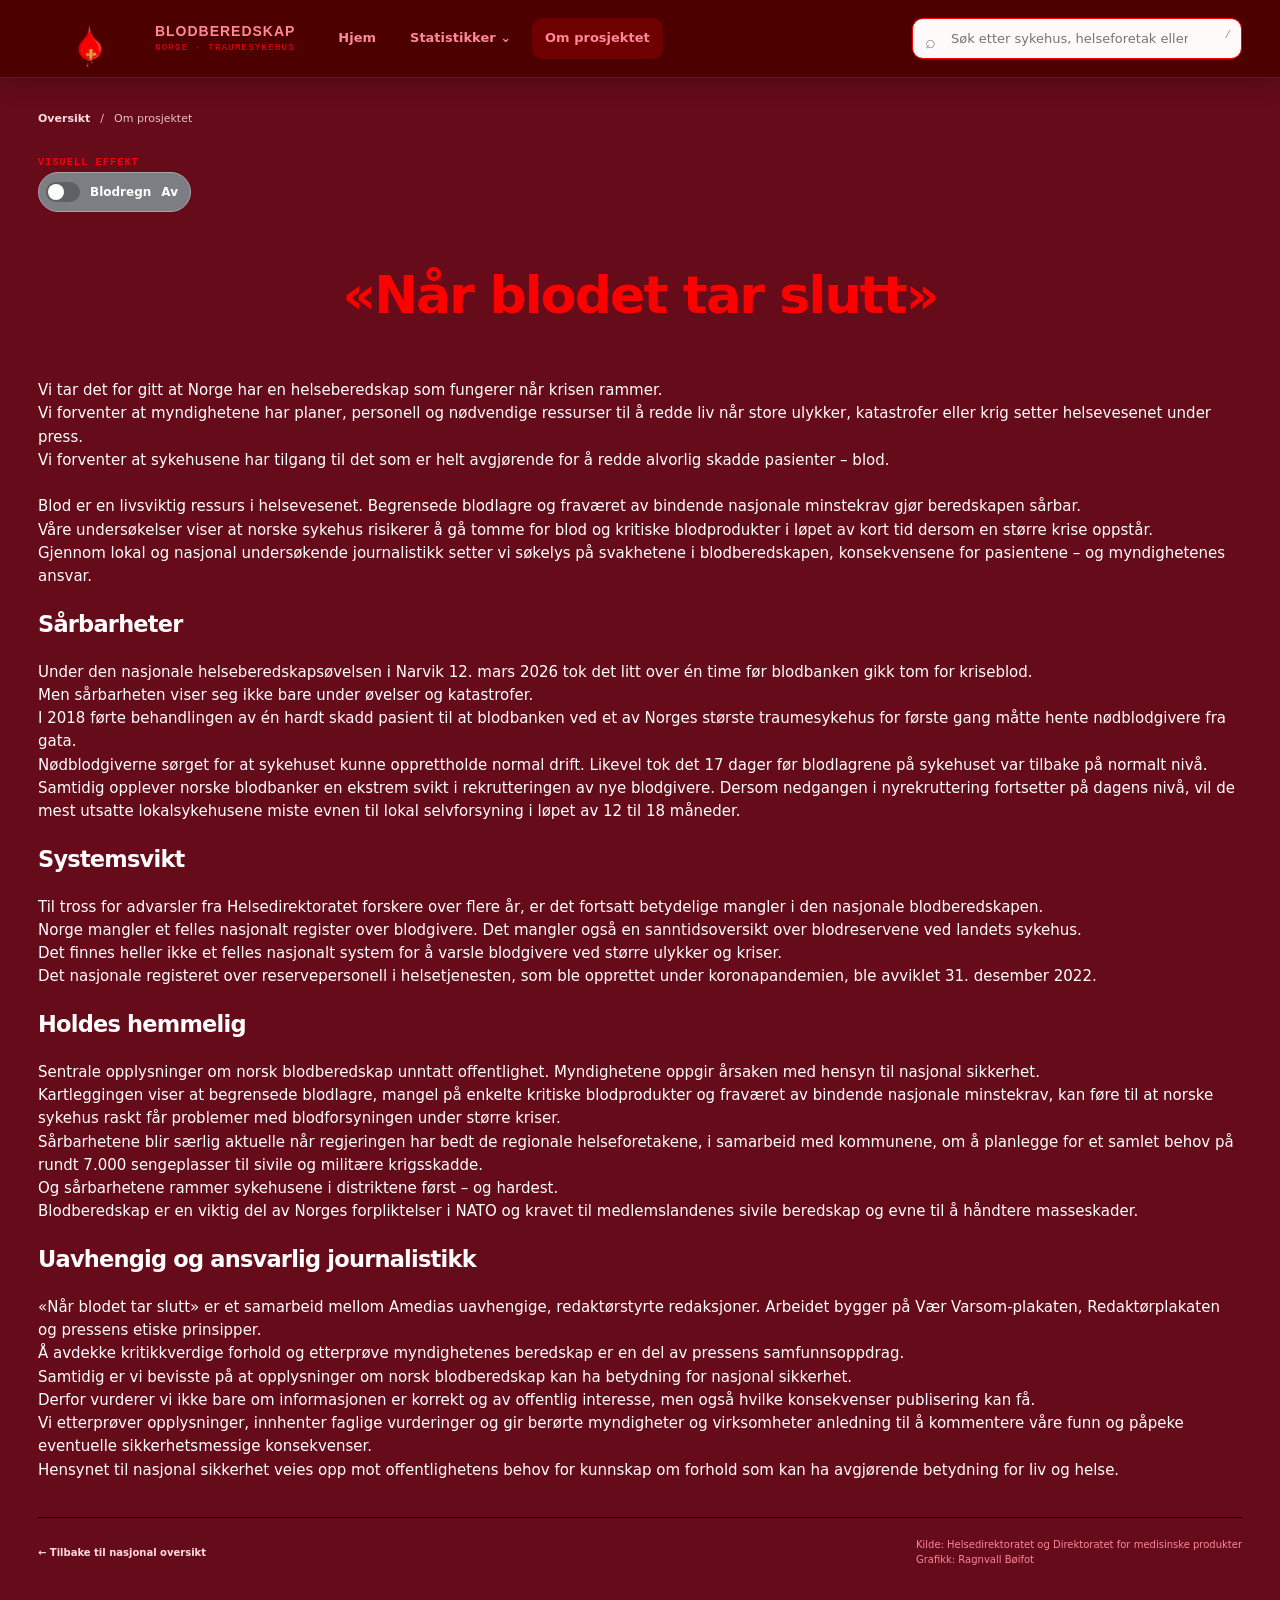
<file: about.html>
<!doctype html>
<html lang="no">
<head>
  <meta charset="utf-8">
  <meta name="viewport" content="width=device-width, initial-scale=1">
  <meta name="theme-color" content="#31030a">
  <title>Om oss – Blodberedskap Norge</title>
  <link rel="stylesheet" href="./assets/styles.css">
  <link rel="stylesheet" href="./assets/theme-overrides.css">
  <link rel="icon" type="image/png" href="./assets/logo.png">
</head>
<body data-page="about">
  <header id="site-header"></header>
  <main class="page-shell about-shell">
    <div class="breadcrumbs">
      <a href="./">Oversikt</a>
      <span>/</span>
      <span>Om prosjektet</span>
    </div>
    <section>
      <span class="blood-rain-control-label">Visuell effekt<br></span>
      <button id="blood-rain-toggle" class="blood-rain-toggle" type="button" aria-pressed="false" aria-label="Slå blodregn på eller av">
        <span class="blood-rain-switch-track"><span class="blood-rain-switch-thumb"></span></span>
        <span>Blodregn</span><span data-blood-rain-state>Av</span>
      </button>
    </section>
    <section class="about-body">
      <h1 class="about-title">«Når blodet tar slutt»</h1>
      <p class="about-text">
        Vi tar det for gitt at Norge har en helseberedskap som fungerer når krisen rammer.
        <br>Vi forventer at myndighetene har planer, personell og nødvendige ressurser til å redde liv når store ulykker, katastrofer eller krig setter helsevesenet under press.
        <br>Vi forventer at sykehusene har tilgang til det som er helt avgjørende for å redde alvorlig skadde pasienter – blod.
        <br>
        <br>Blod er en livsviktig ressurs i helsevesenet. Begrensede blodlagre og fraværet av bindende nasjonale minstekrav gjør beredskapen sårbar.
        <br>Våre undersøkelser viser at norske sykehus risikerer å gå tomme for blod og kritiske blodprodukter i løpet av kort tid dersom en større krise oppstår.
        <br>Gjennom lokal og nasjonal undersøkende journalistikk setter vi søkelys på svakhetene i blodberedskapen, konsekvensene for pasientene – og myndighetenes ansvar.
      </p>
      <h1 class="about-chapter">Sårbarheter</h1>
      <p class="about-text">
        Under den nasjonale helseberedskapsøvelsen i Narvik 12. mars 2026 tok det litt over én time før blodbanken gikk tom for kriseblod.
        <br>Men sårbarheten viser seg ikke bare under øvelser og katastrofer.
        <br>I 2018 førte behandlingen av én hardt skadd pasient til at blodbanken ved et av Norges største traumesykehus for første gang måtte hente nødblodgivere fra gata.
        <br>Nødblodgiverne sørget for at sykehuset kunne opprettholde normal drift. Likevel tok det 17 dager før blodlagrene på sykehuset var tilbake på normalt nivå.
        <br>Samtidig opplever norske blodbanker en ekstrem svikt i rekrutteringen av nye blodgivere. Dersom nedgangen i nyrekruttering fortsetter på dagens nivå, vil de mest utsatte lokalsykehusene miste evnen til lokal selvforsyning i løpet av 12 til 18 måneder.
      </p>
      <h1 class="about-chapter">Systemsvikt</h1>
      <p class="about-text">
        Til tross for advarsler fra Helsedirektoratet forskere over flere år, er det fortsatt betydelige mangler i den nasjonale blodberedskapen.
        <br>Norge mangler et felles nasjonalt register over blodgivere. Det mangler også en sanntidsoversikt over blodreservene ved landets sykehus.
        <br>Det finnes heller ikke et felles nasjonalt system for å varsle blodgivere ved større ulykker og kriser.
        <br>Det nasjonale registeret over reservepersonell i helsetjenesten, som ble opprettet under koronapandemien, ble avviklet 31. desember 2022.
      </p>
      <h1 class="about-chapter">Holdes hemmelig </h1>
      <p class="about-text">
        Sentrale opplysninger om norsk blodberedskap unntatt offentlighet. Myndighetene oppgir årsaken med hensyn til nasjonal sikkerhet.
        <br>Kartleggingen viser at begrensede blodlagre, mangel på enkelte kritiske blodprodukter og fraværet av bindende nasjonale minstekrav, kan føre til at norske sykehus raskt får problemer med blodforsyningen under større kriser.
        <br>Sårbarhetene blir særlig aktuelle når regjeringen har bedt de regionale helseforetakene, i samarbeid med kommunene, om å planlegge for et samlet behov på rundt 7.000 sengeplasser til sivile og militære krigsskadde.
        <br>Og sårbarhetene rammer sykehusene i distriktene først – og hardest.
        <br>Blodberedskap er en viktig del av Norges forpliktelser i NATO og kravet til medlemslandenes sivile beredskap og evne til å håndtere masseskader.
      </p>
      <h1 class="about-chapter">Uavhengig og ansvarlig journalistikk</h1>
      <p class="about-text">
        «Når blodet tar slutt» er et samarbeid mellom Amedias uavhengige, redaktørstyrte redaksjoner. Arbeidet bygger på Vær Varsom-plakaten, Redaktørplakaten og pressens etiske prinsipper.
        <br>Å avdekke kritikkverdige forhold og etterprøve myndighetenes beredskap er en del av pressens samfunnsoppdrag.
        <br>Samtidig er vi bevisste på at opplysninger om norsk blodberedskap kan ha betydning for nasjonal sikkerhet.
        <br>Derfor vurderer vi ikke bare om informasjonen er korrekt og av offentlig interesse, men også hvilke konsekvenser publisering kan få.
        <br>Vi etterprøver opplysninger, innhenter faglige vurderinger og gir berørte myndigheter og virksomheter anledning til å kommentere våre funn og påpeke eventuelle sikkerhetsmessige konsekvenser.
        <br>Hensynet til nasjonal sikkerhet veies opp mot offentlighetens behov for kunnskap om forhold som kan ha avgjørende betydning for liv og helse.
      </p>
    </section>
  <footer class="site-footer">
    <a href="./">← Tilbake til nasjonal oversikt</a><span>Kilde: Helsedirektoratet og Direktoratet for medisinske produkter<br>Grafikk: Ragnvall Bøifot</span>
  </footer>
  </main>
  <script src="./assets/app-config.js"></script>
  <script src="./assets/shared-data.js"></script>
  <script src="./assets/common.js"></script>
  <script src="./assets/blood-rain.js"></script>
</body>
</html>
</file>
<file: assets/styles.css>
:root {
  color-scheme: light;
  --page-background: #650b1a;
  --banner-background: #4d0000;
  --primary-text-color: #2a171c;
  --card-background: #ffffff;
  --secondary-text-color: #765e63;
  --light-text-color: #ff8799;
  --kpi-note-color: #4c5551;
  --chart-accent-text-color: #640000;
  --muted-on-dark-background: #e7c1c8;
  --accent-color: #a81731;
  --accent-hover-color: #7f1025;
  --accent-soft-background: #ff97af;
  --border-color: #e6cdd2;
  --stable-status-color: #287b5b;
  --stable-status-background: #e7f3ec;
  --warning-status-color: #c68e24;
  --warning-status-background: #fff4d9;
  --critical-status-color: #b51f38;
  --critical-status-background: #fff0f2;
  --surface-shadow: 0 12px 40px rgba(25, 0, 5, 0.12);
  --surface-radius: 20px;
  --map-marker-flash-duration: 20000ms;
  --blood-rain-enabled-background: #bc0000;
  --blood-rain-disabled-background: #7b7f83;
  --banner-divider-color: #5b1c27;
  --banner-shadow: 0 5px 22px rgba(20, 0, 4, 0.22);
  --banner-muted-text-color: #ff0000;
  --banner-hover-background: #6f0000;
  --search-field-background: #fffafa;
  --search-field-border-color: #ff0000;
  --hero-highlight-color: #ff0000;
  --hero-marker-color: #ffb2c0;
  --hero-marker-shadow: 0 0 0 4px rgba(255, 178, 192, 0.16);
  --hero-divider-color: #000000;
  --status-summary-start-background: #fff0f3;
  --status-ready-border-color: #cce4d3;
  --status-ready-background: #edf5ef;
  --status-ready-text-color: #347451;
  --unknown-status-color: #a8b2ad;
  --unknown-status-text-color: #75827b;
  --unknown-status-background: #edf1ee;
  --data-note-background: #fff2f4;
  --data-note-border-color: #e8cbd1;
  --data-note-emphasis-color: #7f1025;
  --minor-info-text-color: #76535b;
  --footer-link-color: #ffdce2;
  --rain-toggle-border-color: #a8a2a4;
  --rain-toggle-active-border-color: #e85b75;
  --rain-toggle-text-color: #ffffff;
  --rain-switch-track-background: rgba(0, 0, 0, 0.24);
  --rain-drop-shadow: drop-shadow(0 4px 5px rgba(30, 0, 5, 0.18));
}
* {
  box-sizing:border-box
}
html {
  scroll-behavior:smooth;
  scroll-padding-top:96px
}
body {
  margin:0;
  background:var(--page-background);
  color:var(--primary-text-color);
  font-family:Inter,ui-sans-serif,system-ui,-apple-system,BlinkMacSystemFont,'Segoe UI',sans-serif;
  font-size:15px;
  line-height:1.55
}
button,input {
  font:inherit
}
button,a {
  -webkit-tap-highlight-color:transparent
}
a {
  color:inherit;
  text-decoration:none
}
button {
  cursor:pointer
}
.page-shell {
  max-width:1500px;
  margin:0 auto;
  padding:32px 38px 48px
}
.site-header {
  height:78px;
  background:rgba(255,255,255,.94);
  border-bottom:1px solid var(--border-color);
  position:sticky;
  top:0;
  z-index:1000;
  backdrop-filter:blur(16px)
}
.nav-inner {
  max-width:1500px;
  height:100%;
  margin:0 auto;
  padding:0 38px;
  display:flex;
  align-items:center;
  gap:30px
}
.brand {
  display:flex;
  align-items:center;
  gap:11px;
  min-width:218px
}
.brand-mark {
  width:37px;
  height:37px;
  display:grid;
  place-items:center;
  background:var(--primary-text-color);
  color:#e9f4ec;
  border-radius:12px;
  font-family:Manrope,sans-serif;
  font-weight:800;
  font-size:20px
}
.brand-name {
  font:800 14px/1.1 Manrope,sans-serif;
  letter-spacing:.07em
}
.brand-sub {
  display:block;
  margin-top:4px;
  color:#81918c;
  font:500 9px/1 ui-monospace,SFMono-Regular,Menlo,monospace;
  letter-spacing:.14em
}
.nav-links {
  display:flex;
  align-items:center;
  gap:8px
}
.nav-link,.nav-button {
  border:0;
  background:transparent;
  color:#536560;
  padding:10px 13px;
  border-radius:10px;
  font-size:13px;
  font-weight:600
}
.nav-link:hover,.nav-button:hover,.nav-link.active {
  background:#edf3ee;
  color:var(--primary-text-color)
}
.nav-dropdown {
  position:relative
}
.nav-menu {
  position:absolute;
  top:calc(100% + 12px);
  left:0;
  width:250px;
  padding:9px;
  background:var(--card-background);
  border:1px solid var(--border-color);
  border-radius:14px;
  box-shadow:var(--surface-shadow);
  z-index:1200
}
.nav-menu a {
  display:flex;
  align-items:center;
  gap:10px;
  padding:10px 11px;
  border-radius:8px;
  font-size:13px;
  color:#42544e
}
.nav-menu a:hover {
  background:#f1f6f1
}
.nav-menu a::before {
  content:'';
  width:6px;
  height:6px;
  border-radius:50%;
  background:#83a493
}
.nav-search-wrap {
  position:relative;
  margin-left:auto;
  width:min(330px,30vw)
}
.nav-search {
  width:100%;
  height:41px;
  border:1px solid var(--border-color);
  border-radius:11px;
  background:#f8faf8;
  padding:0 40px 0 38px;
  outline:none;
  color:var(--primary-text-color);
  font-size:13px
}
.nav-search:focus,.search-input-shell:focus-within {
  border-color:#9db9aa;
  box-shadow:0 0 0 3px rgba(56,125,90,.09)
}
.nav-search-icon {
  position:absolute;
  left:13px;
  top:10px;
  color:#81918c;
  font-size:18px
}
.nav-search-wrap kbd,.search-input-shell kbd {
  position:absolute;
  right:11px;
  top:11px;
  color:#8b9993;
  font:11px ui-monospace,SFMono-Regular,Menlo,monospace
}
.suggestions {
  position:absolute;
  top:calc(100% + 7px);
  left:0;
  right:0;
  background:var(--card-background);
  border:1px solid var(--border-color);
  border-radius:13px;
  box-shadow:0 14px 38px rgba(20,43,42,.13);
  padding:6px;
  z-index:1400;
  max-height:360px;
  overflow:auto
}
.suggestion-item {
  width:100%;
  display:flex;
  text-align:left;
  gap:10px;
  align-items:center;
  border:0;
  background:transparent;
  padding:10px;
  border-radius:9px;
  color:var(--primary-text-color)
}
.suggestion-item:hover,.suggestion-item:focus {
  background:#f0f5f1;
  outline:0
}
.suggestion-icon {
  width:29px;
  height:29px;
  border-radius:9px;
  background:#edf3ee;
  color:#527963;
  display:grid;
  place-items:center;
  flex:none;
  font-size:13px
}
.suggestion-copy {
  display:block;
  min-width:0
}
.suggestion-title {
  display:block;
  font-weight:700;
  font-size:12px
}
.suggestion-sub {
  display:block;
  color:#85918c;
  font-size:11px;
  margin-top:2px
}
.page-shell h1,.page-shell h2,.page-shell h3 {
  font-family:Inter,ui-sans-serif,system-ui,sans-serif;
  letter-spacing:-.035em
}
.hero-row {
  display:flex;
  align-items:flex-end;
  justify-content:space-between;
  gap:28px;
  margin:22px 0 30px
}
.eyebrow {
  display:flex;
  align-items:center;
  gap:8px;
  color:#6f877c;
  font:500 10px/1.2 ui-monospace,SFMono-Regular,Menlo,monospace;
  letter-spacing:.15em
}
.eyebrow-dot {
  width:7px;
  height:7px;
  border-radius:50%;
  background:#3f9874
}
.hero-row h1 {
  font-size:clamp(38px,4vw,56px);
  line-height:1.02;
  font-weight:800;
  margin:14px 0 12px
}
.hero-row h1 em {
  font-style:normal;
  color:#3a8163
}
.hero-copy {
  max-width:620px;
  margin:0;
  color:#71807a;
  font-size:15px;
  line-height:1.7
}
.hero-meta {
  min-width:210px;
  padding:0 0 3px 24px;
  border-left:1px solid var(--border-color);
  margin-bottom:5px
}
.meta-label,.chart-kicker {
  font:500 10px ui-monospace,SFMono-Regular,Menlo,monospace;
  letter-spacing:.12em;
  color:#84938d
}
.status-chip {
  display:inline-flex;
  align-items:center;
  gap:8px;
  border:1px solid #eadcb9;
  background:#fff9ea;
  border-radius:999px;
  padding:7px 11px;
  color:#8d6a20;
  font-size:11px;
  font-weight:700;
  margin:9px 0 6px
}
.status-chip.ready {
  background:#eaf5ed;
  color:#347451;
  border-color:#cce4d3
}
.status-dot {
  width:7px;
  height:7px;
  border-radius:50%;
  background:currentColor
}
.meta-small {
  font-size:10px;
  color:#93a099
}
.kpi-grid {
  display: grid;
  grid-template-columns: repeat(3 ,1fr);
  grid-auto-rows: minmax(min-content, max-content); 
  row-gap: 15px;
  column-gap: 15px;
  margin: 0 0 30px
}
.kpi-card {
  display: flex;
  flex-direction: column;
  background:var(--card-background);
  border:1px solid var(--border-color);
  border-radius:15px;
  padding:17px 19px;
  min-height: max-content;
  height: auto;
  box-shadow:0 3px 16px rgba(31,65,52,.025)
}
.kpi-label {
  font-size:11px;
  font-weight:600;
  color:#74827c
}
.kpi-value {
  font:800 28px/1.3 Manrope,sans-serif;
  letter-spacing:-.04em;
  margin-top:6px;
  white-space: pre-wrap;
  color:var(--primary-text-color)
}
.kpi-note {
  font-size:10px;
  color: var(--kpi-note-color);
  margin-top: auto;
}
.content-grid {
  display:grid;
  grid-template-columns:minmax(0,1.23fr) minmax(390px,.9fr);
  align-items:start;
  gap:22px
}
.dashboard-content {
  min-width:0
}
.section-heading {
  display:flex;
  justify-content:space-between;
  align-items:end;
  gap:16px;
  margin:5px 0 16px
}
.section-heading h2,.map-head h2 {
  font-size:22px;
  font-weight:800;
  margin:7px 0 0
}
.section-note {
  max-width:280px;
  color:#89958f;
  font-size:11px;
  line-height:1.5;
  text-align:right
}
.chart-card {
  background:var(--card-background);
  border:1px solid var(--border-color);
  border-radius:17px;
  padding:20px 22px 17px;
  margin:0 0 14px;
  scroll-margin-top:95px;
  box-shadow:0 3px 14px rgba(28,56,47,.025)
}
.chart-heading {
  display:flex;
  align-items:start;
  justify-content:space-between;
  gap:14px;
  margin-bottom:12px
}
.chart-heading h3 {
  font-size:17px;
  font-weight:800;
  margin:5px 0 3px
}
.chart-heading p {
  font-size:11px;
  color:#89958f;
  margin:0
}
.chart-unit {
  font:500 9px ui-monospace,SFMono-Regular,Menlo,monospace;
  letter-spacing:.1em;
  color: var(--chart-accent-text-color);
  background:#f3f6f3;
  padding:7px 9px;
  border-radius:7px;
  white-space:nowrap
}
.chart-wrap {
  height:215px;
  position:relative
}
.chart-wrap canvas {
  width:100%!important;
  height:100%!important
}
.chart-empty {
  display:none;
  position:absolute;
  inset:0;
  align-items:center;
  justify-content:center;
  flex-direction:column;
  gap:7px;
  color:#96a19b;
  font-size:12px;
  text-align:center;
  padding:30px
}
.chart-empty::before {
  content:'↗';
  font-size:20px;
  color:#b4c2b9
}
.chart-empty.visible {
  display:flex
}
.chart-footnote,.data-note,.source-line {
  font-size:10px;
  color:#8d9a93;
  margin-top:10px
}
.data-note {
  background:#eef3ef;
  border-radius:12px;
  padding:14px 16px;
  margin:16px 0;
  color:#687970;
  line-height:1.6
}
.data-note strong {
  color:#40584d
}
.map-sidebar {
  position:sticky;
  top:96px;
  min-width:0
}
.map-card {
  background:var(--card-background);
  border:1px solid var(--border-color);
  border-radius:18px;
  padding:18px;
  box-shadow:var(--surface-shadow)
}
.map-head {
  display:flex;
  align-items:start;
  justify-content:space-between;
  gap:8px
}
.map-head h2 {
  font-size:20px
}
.map-head p {
  margin:4px 0 0;
  color:#8a9690;
  font-size:11px
}
.hospital-count {
  display:flex;
  align-items:baseline;
  gap:5px;
  padding:7px 10px;
  background:#f0f5f1;
  border-radius:10px;
  color:#567164
}
.hospital-count strong {
  font:800 19px Manrope,sans-serif
}
.hospital-count small {
  font-size:9px;
  color: var(--chart-accent-text-color)
}
.map-search-wrap {
  position:relative;
  margin:15px 0 12px
}
.search-input-shell {
  height:43px;
  display:flex;
  align-items:center;
  position:relative;
  border:1px solid var(--border-color);
  border-radius:11px;
  background:#fbfcfb
}
.search-icon {
  font-size:20px;
  color:#899990;
  margin-left:12px;
  line-height:1
}
.search-input-shell input {
  width:100%;
  height:100%;
  outline:0;
  border:0;
  background:transparent;
  padding:0 36px 0 9px;
  color:var(--primary-text-color);
  font-size:12px
}
.search-input-shell kbd {
  top:13px
}
.map-suggestions {
  top:calc(100% + 5px)
}
.norway-map {
  width:100%;
  height:540px;
  border-radius:12px;
  overflow:hidden;
  background:#e5ebe6;
  z-index:1
}
.leaflet-container {
  font-family:Inter,ui-sans-serif,system-ui,sans-serif
}
.leaflet-control-attribution {
  font-size:8px!important
}
.leaflet-popup-content-wrapper {
  border-radius:13px!important;
  box-shadow:0 12px 30px rgba(22,47,39,.2)!important
}
.leaflet-popup-content {
  margin:14px 16px!important;
  min-width:220px
}
.popup-tag {
  font:500 9px ui-monospace,SFMono-Regular,Menlo,monospace;
  letter-spacing:.1em;
  color:#7c8c83;
  text-transform:uppercase
}
.popup-title {
  font:800 16px Manrope,sans-serif;
  margin:4px 0 2px
}
.popup-sub {
  font-size:10px;
  color:#89958f;
  margin-bottom:10px
}
.popup-stats {
  display:grid;
  grid-template-columns:1fr 1fr;
  gap:7px;
  margin:10px 0
}
.popup-stat {
  background:#f4f7f4;
  border-radius:8px;
  padding:7px
}
.popup-stat b {
  display:block;
  font:700 13px Manrope,sans-serif
}
.popup-stat span {
  display:block;
  font-size:9px;
  color:#839189;
  margin-top:2px
}
.popup-status {
  font-size:10px;
  color:#66776d;
  border-top:1px solid #edf0ec;
  padding-top:8px;
  margin-top:7px
}
.popup-demo {
  color:#ac7c23;
  font-size:9px;
  margin:7px 0
}
.popup-view {
  width:100%;
  height:35px;
  border:0;
  border-radius:8px;
  background:var(--primary-text-color);
  color:white;
  font-size:11px;
  font-weight:700;
  margin-top:10px
}
.popup-view:hover {
  background:#26564a
}
.map-legend {
  display:flex;
  flex-wrap:wrap;
  gap:9px 13px;
  margin:14px 0 4px
}
.map-legend span {
  display:flex;
  align-items:center;
  gap:6px;
  color:#75837c;
  font-size:9px
}
.legend-dot {
  width:8px;
  height:8px;
  border-radius:50%;
  display:inline-block
}
.legend-dot.green {
  background:var(--stable-status-color)
}
.legend-dot.yellow {
  background:var(--warning-status-color)
}
.legend-dot.red {
  background:var(--critical-status-color)
}
.legend-dot.grey {
  background:var(--unknown-status-color)
}
.map-foot {
  font-size:9px;
  color:#a0aaa4;
  margin-top:9px
}
.map-help {
  display:flex;
  gap:10px;
  padding:13px 15px;
  margin-top:10px;
  background:#eef3ef;
  border-radius:12px
}
.map-help p {
  margin:0;
  color: var(--minor-info-text-color);
  font-size:12px;
  line-height:1.5
}
.help-icon {
  display:grid;
  place-items:center;
  width:18px;
  height:18px;
  flex:none;
  border:1px solid #aabdb0;
  border-radius:50%;
  font:600 10px Manrope;
  color:#63816f
}
.site-footer {
  display:flex;
  align-items:center;
  justify-content:space-between;
  gap:12px;
  border-top:1px solid var(--border-color);
  padding-top:19px;
  margin-top:35px;
  color:#93a099;
  font-size:10px
}
.site-footer span:first-child {
  font-weight:700;
  color:#64766c
}
.site-footer a {
  color:#60786b;
  font-weight:600
}
.site-footer a:hover {
  text-decoration:underline
}
.sr-only {
  position:absolute;
  width:1px;
  height:1px;
  padding:0;
  margin:-1px;
  overflow:hidden;
  clip:rect(0,0,0,0);
  white-space:nowrap;
  border:0
}
/* Hospital view */
.hospital-shell {
  padding-top:24px
}
.breadcrumbs {
  display:flex;
  gap:10px;
  align-items:center;
  color:#9aa59f;
  font-size:11px;
  margin:0 0 22px
}
.breadcrumbs a {
  color:#60786b;
  font-weight:600
}
.hospital-hero {
  display:flex;
  align-items:flex-end;
  justify-content:space-between;
  gap:18px;
  margin-bottom:23px
}
.hospital-hero h1 {
  font-size:clamp(34px,4vw,48px);
  line-height:1.05;
  margin:10px 0 10px
}
.hospital-hero .hero-copy {
  font-size:13px
}
.risk-pill {
  display:inline-flex;
  align-items:center;
  gap:8px;
  padding:9px 13px;
  border-radius:999px;
  font-size:11px;
  font-weight:700;
  white-space:nowrap;
  margin-bottom:8px
}
.risk-green {
  color:var(--stable-status-color);
  background:var(--stable-status-background)
}
.risk-yellow {
  color:var(--warning-status-color);
  background:var(--warning-status-background)
}
.risk-red {
  color:var(--critical-status-color);
  background:var(--critical-status-background)
}
.risk-unknown {
  color:var(--unknown-status-text-color);
  background:var(--unknown-status-background)
}
.risk-red .status-dot {
  background:var(--critical-status-color)
}
.risk-yellow .status-dot {
  background:var(--warning-status-color)
}
.risk-green .status-dot {
  background:var(--stable-status-color)
}
.risk-unknown .status-dot {
  background:var(--unknown-status-color)
}
.demo-banner {
  border:1px solid #f0dfb7;
  background:#fff8e8;
  color:#92702b;
  padding:11px 14px;
  border-radius:10px;
  font-size:11px;
  margin:0 0 15px
}
.hospital-kpis {
  margin-top:0
}
.hospital-context-grid {
  display:grid;
  grid-template-columns:1fr 1fr;
  gap:14px;
  margin:0 0 30px
}
.context-card {
  padding:19px 20px;
  border-radius:15px;
  border:1px solid var(--border-color);
  background:var(--card-background)
}
.context-card h3 {
  font-size:18px;
  margin:7px 0 4px
}
.context-card p {
  color:#84918a;
  font-size:11px;
  margin:0
}
.hospital-stat-heading {
  margin-top:7px
}
.recruitment-explainer {
  padding:16px 18px;
  background:#f5f8f5;
  border-radius:10px;
  color:#687a70;
  font-size:12px
}
.source-line {
  padding:12px 0;
  border-top:1px solid var(--border-color)
}
.about-shell {
  min-height:calc(100vh - 150px);
  color: #ffffff
}
.about-title {
  font-size: 52px;
  text-align: center;
  color: #ff0000
}
.about-body {
  min-height:65vh;
  background:transparent
}
@media(max-width:1100px) {
  .content-grid {
    grid-template-columns:minmax(0,1fr) minmax(340px,.82fr);
    gap:15px
  }
  .norway-map {
    height:500px
  }
  .nav-inner {
    gap:14px
  }
  .brand {
    min-width:175px
  }
  .page-shell {
    padding-left:24px;
    padding-right:24px
  }
  .nav-inner {
    padding:0 24px
  }
}
@media(max-width:850px) {
  .content-grid {
    grid-template-columns:1fr
  }
  .map-sidebar {
    position:relative;
    top:auto;
    grid-row:1
  }
  .norway-map {
    height:430px
  }
  .dashboard-content {
    grid-row:2
  }
  .nav-search-wrap {
    width:min(250px,32vw)
  }
  .nav-links {
    gap:0
  }
  .brand {
    min-width:auto
  }
  .brand-sub {
    display:none
  }
}
@media(max-width:620px) {
  .site-header {
    height:auto;
    min-height:70px
  }
  .nav-inner {
    flex-wrap:wrap;
    padding:12px 17px;
    gap:8px 14px
  }
  .brand {
    flex:1
  }
  .nav-links {
    order:3;
    width:100%;
    justify-content:flex-start
  }
  .nav-link,.nav-button {
    padding:7px 10px;
    font-size:12px
  }
  .nav-search-wrap {
    width:calc(100% - 0px);
    order:2;
    margin-left:0
  }
  .page-shell {
    padding:22px 16px 35px
  }
  .hero-row {
    display:block;
    margin-top:5px
  }
  .hero-meta {
    border-left:0;
    border-top:1px solid var(--border-color);
    padding:12px 0 0;
    margin-top:20px
  }
  .kpi-grid {
    grid-template-columns:1fr 1fr;
    gap:9px
  }
  .kpi-card {
    padding:13px;
    min-height:100px
  }
  .kpi-value {
    font-size:23px
  }
  .content-grid {
    gap:13px
  }
  .map-card {
    padding:13px
  }
  .norway-map {
    height:380px
  }
  .section-heading {
    display:block
  }
  .section-note {
    text-align:left;
    margin-top:8px
  }
  .chart-card {
    padding:16px 14px
  }
  .chart-wrap {
    height:190px
  }
  .chart-heading h3 {
    font-size:15px
  }
  .chart-unit {
    font-size:8px;
    padding:6px
  }
  .hospital-hero {
    display:block
  }
  .hospital-hero .risk-pill {
    margin-top:8px
  }
  .hospital-context-grid {
    grid-template-columns:1fr
  }
  .site-footer {
    align-items:flex-start;
    flex-direction:column
  }
  .hospital-kpis {
    margin-top:0
  }
}
/* Provenance and independent report data sources */
.chart-source {
  font-size:9px;
  line-height:1.5;
  color:#85938b;
  margin-top:8px;
  padding-top:7px;
  border-top:1px dashed #e7ece7
}
.source-panel {
  margin:26px 0 8px;
  scroll-margin-top:95px
}
.source-grid {
  display:grid;
  grid-template-columns:repeat(3,minmax(0,1fr));
  gap:11px
}
.source-card {
  background:var(--card-background);
  border:1px solid var(--border-color);
  border-radius:14px;
  padding:15px;
  min-width:0
}
.source-card-top {
  display:flex;
  align-items:center;
  gap:10px
}
.source-card strong {
  font-size:11px;
  color:var(--primary-text-color)
}
.source-card p {
  font-size:10px;
  line-height:1.6;
  color:#7d8a83;
  margin:12px 0
}
.source-card a {
  font-size:10px;
  font-weight:700;
  color:#537662
}
.source-mark {
  width:30px;
  height:30px;
  display:grid;
  place-items:center;
  border-radius:9px;
  flex:none;
  font:800 11px Manrope,sans-serif
}
.hapi-mark {
  background:#eaf2f6;
  color:#517589
}
.dmp-mark {
  background:#e9f3eb;
  color:#397b58
}
.hdir-mark {
  background:#f5f0e6;
  color:#987638
}
.source-status {
  font-size:9px;
  color:#7e8b84;
  margin-top:3px;
  line-height:1.4
}
.source-caveat {
  font-size:10px;
  line-height:1.65;
  color:#839088;
  margin:12px 2px 0
}
.source-card code {
  font-size:9px;
  background:#f1f4f1;
  padding:2px 4px;
  border-radius:4px
}
@media(max-width:850px) {
  .source-grid {
    grid-template-columns:1fr 1fr
  }
}
@media(max-width:620px) {
  .source-grid {
    grid-template-columns:1fr
  }
}
/* Local-data version: status and flashing map markers */
.brand-logo {
  width:46px;
  height:38px;
  object-fit:contain;
  display:block;
  flex:none;
  border-radius:7px
}
.brand-name {
  display:block
}
.national-risk-summary {
  display:flex;
  align-items:center;
  justify-content:space-between;
  gap:18px;
  margin:16px 0 22px;
  padding:15px 18px;
  border:1px solid var(--border-color);
  border-radius:14px;
  background:#fff
}
.national-risk-summary strong {
  display:block;
  font:800 19px Manrope,sans-serif;
  color:var(--primary-text-color);
  margin-top:3px
}
.national-risk-summary p {
  margin:0;
  color:#7c8a82;
  font-size:11px;
  text-align:right;
  max-width:65%
}
.source-grid-single {
  grid-template-columns:minmax(0,1fr)
}
.local-mark {
  background:#eef3ef;
  color:#416d58;
  font-size:9px;
  letter-spacing:.04em
}
.hospital-marker-icon {
  background:transparent!important;
  border:0!important
}
.map-dot-wrap {
  width:24px;
  height:24px;
  display:grid;
  place-items:center;
  background:transparent
}
.map-dot {
  display:block;
  width:12px;
  height:12px;
  border:2px solid #fff;
  border-radius:50%;
  box-shadow:0 1px 5px rgba(0,0,0,.38);
  transition:transform .16s ease,filter .16s ease,opacity .16s ease
}
.map-dot.green {
  background:var(--stable-status-color)
}
.map-dot.yellow {
  background:var(--warning-status-color)
}
.map-dot.red {
  background:var(--critical-status-color)
}
.map-dot.unknown {
  background:var(--unknown-status-color)
}
.popup-beredskap {
  display:flex;
  align-items:center;
  justify-content:space-between;
  gap:10px;
  margin-top:8px;
  padding:9px 10px;
  border-radius:8px;
  background:#f0f5f1;
  color:#52675b;
  font-size:10px
}
.popup-beredskap strong {
  font:800 12px Manrope,sans-serif;
  color:#203b30
}
.beredskaps-card h3 {
  font-size:22px
}
.recruitment-chart-wrap {
  height:540px
}
@media(max-width:620px) {
  .national-risk-summary {
    display:block
  }
  .national-risk-summary p {
    text-align:left;
    max-width:none;
    margin-top:6px
  }
  .recruitment-chart-wrap {
    height:600px
  }
}
/* Blood unit display: source values are blodenheter; litres are derived at 0.45 L per unit. */
.kpi-value.kpi-blood-value {
  font-size:clamp(14px,1.35vw,20px);
  letter-spacing:-.025em;
  overflow-wrap:anywhere;
  line-height:1.45
}
.popup-stat b {
  overflow-wrap:anywhere;
  font-size:12px
}
.popup-stat span {
  line-height:1.35
}

/* Health-trust reporting and the combined recruitment comparison control. */
.chart-unit-control {
  display:inline-flex;
  align-items:center;
  flex:0 0 auto
}
.chart-unit-select {
  appearance:auto;
  border:1px solid var(--border-color);
  border-radius:7px;
  padding:7px 26px 7px 9px;
  background:#f3f6f3;
  color:var(--chart-accent-text-color);
  font:600 10px ui-monospace,SFMono-Regular,Menlo,monospace;
  letter-spacing:.06em;
  cursor:pointer
}
.hospital-list-card {
  margin:0 0 20px;
  padding:17px 20px 15px;
  border:1px solid var(--border-color);
  border-radius:15px;
  background:var(--card-background)
}
.hospital-list-heading {
  display:flex;
  align-items:center;
  justify-content:space-between;
  gap:12px;
  margin-bottom:12px
}
.hospital-list-heading h2 {
  font-size:17px;
  margin:5px 0 0
}
.hospital-list-count {
  display:flex;
  flex-direction:column;
  align-items:flex-end;
  color:#77867d
}
.hospital-list-count strong {
  font:800 20px Manrope,sans-serif;
  color:var(--primary-text-color)
}
.hospital-list-count small {
  font-size:9px
}
.hospital-list {
  display:flex;
  flex-wrap:wrap;
  gap:8px;
  list-style:none;
  padding:0;
  margin:0
}
.hospital-list li {
  display:flex;
  flex-direction:column;
  gap:3px;
  min-width:180px;
  max-width:100%;
  padding:9px 11px;
  border:1px solid #e8ede8;
  border-radius:9px;
  background:#f8faf8
}
.hospital-list a {
  color:var(--primary-text-color);
  font-size:11px;
  font-weight:700;
  text-decoration:none
}
.hospital-list a:hover {
  text-decoration:underline
}
.hospital-list li span {
  color:#8a9890;
  font-size:9px
}
.reporting-source-notice {
  display:flex;
  flex-direction:column;
  gap:3px;
  margin:8px 0;
  padding:9px 10px;
  border-left:3px solid #a46a22;
  border-radius:6px;
  background:#fff6e7;
  color:#79501d;
  font-size:10px;
  line-height:1.4
}
.reporting-source-notice strong {
  font-size:10px;
  font-weight:800
}
.profile-type-label {
  display:inline-block;
  max-width:760px;
  margin:5px 0 0;
  color:#79501d;
  font-size:11px;
  font-weight:700;
  line-height:1.45
}
@media(max-width:620px) {
  .chart-unit-select {
    padding:6px 20px 6px 7px;
    font-size:9px
  }
  .hospital-list-card {
    padding:14px
  }
  .hospital-list li {
    min-width:100%
  }
}
</file>
<file: assets/theme-overrides.css>
html,
body {
  background: var(--page-background);
  color: var(--light-text-color);
}
.site-header {
  background: var(--banner-background);
  border-bottom: 1px solid var(--banner-divider-color);
  box-shadow: var(--banner-shadow);
}
.brand-name,
.nav-link,
.nav-button {
  color: var(--light-text-color);
}
.brand-sub {
  color: var(--banner-muted-text-color);
}
.nav-link:hover,
.nav-button:hover,
.nav-link.active {
  background: var(--banner-hover-background);
  color: var(--light-text-color);
}
.nav-menu,
.suggestions {
  background: var(--card-background);
  border-color: var(--border-color);
}
.nav-menu a,
.suggestion-item {
  color: var(--primary-text-color);
}
.nav-menu a:hover,
.suggestion-item:hover,
.suggestion-item:focus {
  background: var(--accent-soft-background);
}
.suggestion-icon {
  background: var(--accent-soft-background);
  color: var(--accent-color);
}
.nav-search {
  background: var(--search-field-background);
  color: var(--primary-text-color);
  border-color: var(--search-field-border-color);
}
.hero-row h1,
.section-heading h2,
.map-head h2,
.hospital-hero h1,
.breadcrumbs,
.site-footer {
  color: var(--light-text-color);
}
.hero-row h1 em,
.eyebrow,
.chart-kicker {
  color: var(--hero-highlight-color);
}
.eyebrow-dot {
  background: var(--hero-marker-color);
  box-shadow: var(--hero-marker-shadow);
}
.hero-copy,
.section-note,
.breadcrumbs span {
  color: var(--muted-on-dark-background);
}
.hero-meta {
  border-left-color: var(--hero-divider-color);
}
.meta-label {
  color: var(--hero-highlight-color);
}
.kpi-card,
.chart-card,
.map-card,
.context-card,
.national-risk-summary,
.source-card {
  background: var(--card-background);
  color: var(--primary-text-color);
  border-color: var(--border-color);
}
.kpi-label,
.chart-heading p,
.chart-footnote,
.context-card p,
.national-risk-summary p,
.popup-sub,
.popup-stat span,
.popup-status {
  color: var(--secondary-text-color);
}
.kpi-value,
.context-card h3,
.national-risk-summary strong,
.chart-heading h3,
.map-head h2 {
  color: var(--primary-text-color);
}
.kpi-value {
  overflow-wrap: anywhere;
}
.chart-unit,
.hospital-count,
.recruitment-explainer {
  background: var(--accent-soft-background);
  color: var(--accent-color);
}
.chart-unit {
  border: 1px solid var(--border-color);
}
.national-risk-summary {
  border-left: 4px solid var(--accent-color);
  background: linear-gradient(100deg, var(--status-summary-start-background) 0%, var(--card-background) 75%);
}
.context-card {
  border-radius: 15px;
  box-shadow: 0 5px 18px rgba(25, 0, 5, 0.10);
}
.context-card h3 {
  overflow-wrap: anywhere;
}
.status-chip {
  border-color: var(--status-ready-border-color);
  background: var(--status-summary-start-background);
  color: var(--accent-color);
}
.status-chip.ready {
  border-color: var(--status-ready-border-color);
  background: var(--status-ready-background);
  color: var(--status-ready-text-color);
}
.data-note {
  background: var(--data-note-background);
  border: 1px solid var(--data-note-border-color);
  color: var(--data-note-text-color);
}
.data-note strong {
  color: var(--data-note-emphasis-color);
}
.site-footer {
  border-top-color: var(--hero-divider-color);
}
.site-footer a,
.site-footer span:first-child {
  color: var(--footer-link-color);
}
.breadcrumbs a {
  color: var(--footer-link-color);
}
.hero-meta .blood-rain-control,
.hospital-hero-controls {
  display: flex;
  flex-direction: column;
  align-items: flex-start;
  gap: 7px;
}
.blood-rain-control-label {
  color: var(--hero-highlight-color);
  font: 600 10px 'DM Mono', monospace;
  letter-spacing: 0.12em;
  text-transform: uppercase;
}
.blood-rain-toggle {
  display: inline-flex;
  align-items: center;
  gap: 10px;
  min-height: 40px;
  padding: 6px 12px 6px 7px;
  border: 1px solid var(--rain-toggle-border-color);
  border-radius: 999px;
  background: var(--blood-rain-disabled-background);
  color: var(--rain-toggle-text-color);
  font-size: 12px;
  font-weight: 800;
  transition: background-color 160ms ease, border-color 160ms ease;
}
.blood-rain-toggle.is-enabled {
  border-color: var(--rain-toggle-active-border-color);
  background: var(--blood-rain-enabled-background);
}
.blood-rain-toggle:disabled {
  cursor: not-allowed;
  opacity: 0.55;
}
.blood-rain-switch-track {
  display: inline-flex;
  align-items: center;
  width: 34px;
  height: 20px;
  padding: 2px;
  border-radius: 999px;
  background: var(--rain-switch-track-background);
}
.blood-rain-switch-thumb {
  display: block;
  width: 16px;
  height: 16px;
  border-radius: 50%;
  background: var(--rain-toggle-text-color);
  transform: translateX(0);
  transition: transform 160ms ease;
}
.blood-rain-toggle.is-enabled .blood-rain-switch-thumb {
  transform: translateX(14px);
}
.blood-rain-layer {
  position: fixed;
  z-index: 900;
  inset: 0;
  overflow: hidden;
  pointer-events: none;
}
.blood-rain-drop {
  position: absolute;
  top: 0;
  height: auto;
  max-height: 130px;
  object-fit: contain;
  opacity: 0;
  user-select: none;
  pointer-events: none;
  filter: var(--rain-drop-shadow);
  animation: blood-drop-fall var(--drop-fall-duration) linear forwards;
}
@keyframes blood-drop-fall {
  0% {
    transform: translate3d(0, -125%, 0) rotate(var(--drop-rotation));
    opacity: 0;
  }
  8% {
    opacity: 0.88;
  }
  90% {
    opacity: 0.88;
  }
  100% {
    transform: translate3d(0, calc(100vh + 130%), 0) rotate(var(--drop-rotation));
    opacity: 0;
  }
}
.map-dot.is-flashing {
  animation: independent-marker-flash var(--map-marker-flash-duration) ease-in-out 1;
}
@keyframes independent-marker-flash {
  0%, 100% { opacity: 1; transform: scale(1); filter: brightness(1); }
  12% { opacity: 0.24; transform: scale(1.7); filter: brightness(1.35); }
  24% { opacity: 1; transform: scale(1); filter: brightness(1); }
  36% { opacity: 0.30; transform: scale(1.55); filter: brightness(1.3); }
  48% { opacity: 1; transform: scale(1); filter: brightness(1); }
  60% { opacity: 0.35; transform: scale(1.45); filter: brightness(1.25); }
  72% { opacity: 1; transform: scale(1); filter: brightness(1); }
  84% { opacity: 0.42; transform: scale(1.3); filter: brightness(1.15); }
}
@media (max-width: 620px) {
  .hero-meta {
    border-left: 0;
    border-top: 1px solid var(--hero-divider-color);
    padding: 14px 0 0;
  }
  .hospital-hero-controls {
    margin-top: 12px;
  }
}
@media (prefers-reduced-motion: reduce) {
  .blood-rain-drop,
  .map-dot.is-flashing {
    animation: none !important;
  }
  .blood-rain-toggle,
  .blood-rain-switch-thumb {
    transition: none;
  }
}

.kpi-grid {
  grid-template-columns: repeat(3, minmax(0, 1fr));
}
.national-context-grid {
  display: grid;
  grid-template-columns: repeat(2, minmax(0, 1fr));
  gap: 14px;
  margin: 0 0 28px;
}
.national-context-grid .context-card h3 {
  font-size: 17px;
  line-height: 1.45;
}
.hospital-context-grid {
  grid-template-columns: repeat(2, minmax(0, 1fr));
}
.hospital-context-grid .context-card h3 {
  font-size: 17px;
  line-height: 1.45;
}
.profile-type-label {
  margin: 0;
  color: var(--muted-on-dark-background);
  font-size: 10px;
  font-weight: 700;
  letter-spacing: 0.08em;
  text-transform: uppercase;
}
.hospital-hero-controls {
  align-items: flex-end;
  min-width: 190px;
}
@media (max-width: 1100px) {
  .kpi-grid {
    grid-template-columns: repeat(3, minmax(0, 1fr));
  }
}
@media (max-width: 850px) {
  .hospital-hero-controls {
    align-items: flex-start;
  }
}
@media (max-width: 620px) {
  .kpi-grid {
    grid-template-columns: repeat(2, minmax(0, 1fr));
  }
  .national-context-grid,
  .hospital-context-grid {
    grid-template-columns: 1fr;
  }
  .hospital-hero-controls {
    align-items: flex-start;
  }
}

.brand-logo {
  width: 106px;
  height: 58px;
  object-fit: contain;
  display: block;
  flex: none;
  border-radius: 7px;
}
.recruitment-chart-wrap {
  height: 468px;
}
@media (max-width: 620px) {
  .brand-logo {
    width: 90px;
    height: 50px;
  }
}
</file>
